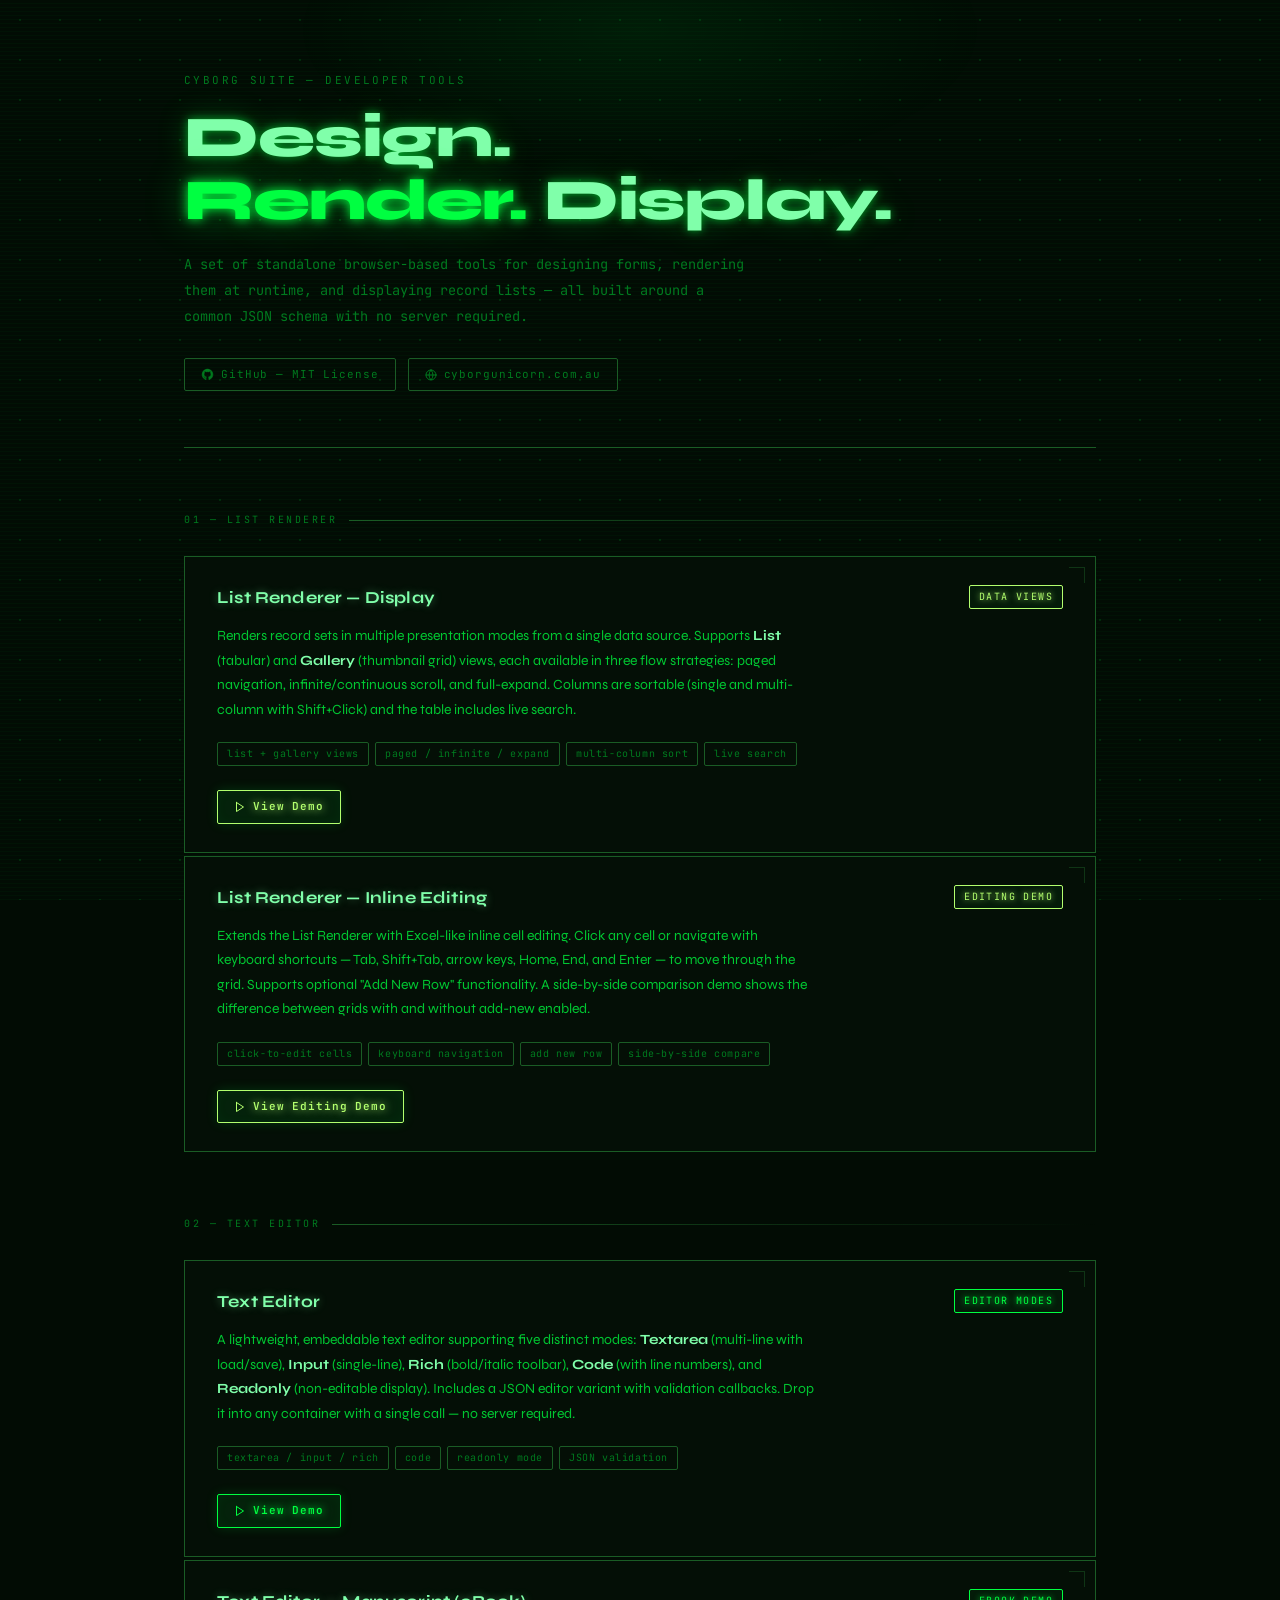
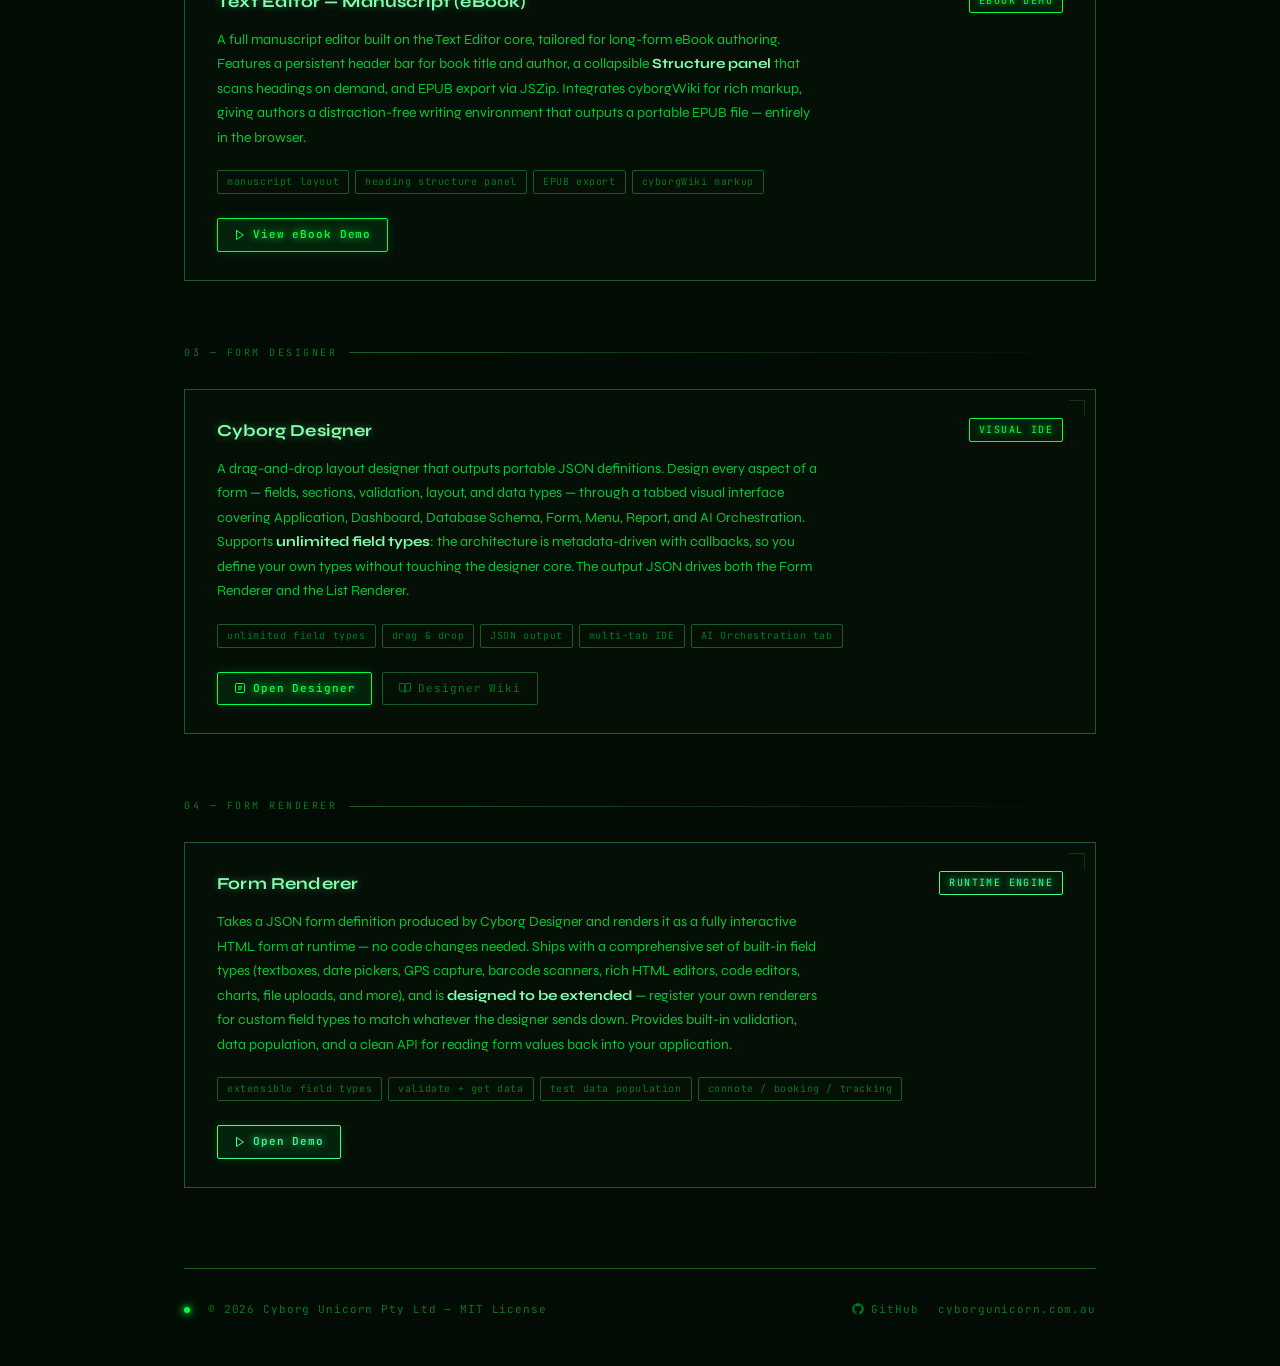
<file: demo/index.html>
<!DOCTYPE html>
<html lang="en">
<head>
  <meta charset="UTF-8">
  <meta name="viewport" content="width=device-width, initial-scale=1.0">
  <title>Cyborg Suite</title>
  <link rel="stylesheet" href="index.css">
</head>
<body>

<div class="wrapper">

  <!-- ── Header ──────────────────────────────────────────── -->
  <header>
    <div class="header-label">Cyborg Suite — Developer Tools</div>
    <h1>Design.<br><span>Render.</span> Display.</h1>
    <p class="header-tagline">
      A set of standalone browser-based tools for designing forms,
      rendering them at runtime, and displaying record lists — all
      built around a common JSON schema with no server required.
    </p>
    <div style="margin-top: 28px; display: flex; gap: 12px; flex-wrap: wrap;">
      <a class="link-btn link-btn--secondary" style="--card-accent: var(--accent-1);" href="https://github.com/PrimalNinja/cyborgdesigner" target="_blank" rel="noopener">
        <svg viewBox="0 0 24 24" fill="currentColor" style="width:13px;height:13px;"><path d="M12 2C6.477 2 2 6.477 2 12c0 4.418 2.865 8.166 6.839 9.489.5.092.682-.217.682-.482 0-.237-.009-.868-.013-1.703-2.782.604-3.369-1.342-3.369-1.342-.454-1.154-1.11-1.462-1.11-1.462-.908-.62.069-.608.069-.608 1.003.07 1.531 1.03 1.531 1.03.892 1.529 2.341 1.087 2.91.831.092-.646.35-1.086.636-1.336-2.22-.253-4.555-1.11-4.555-4.943 0-1.091.39-1.984 1.029-2.683-.103-.253-.446-1.27.098-2.647 0 0 .84-.269 2.75 1.025A9.578 9.578 0 0 1 12 6.836a9.59 9.59 0 0 1 2.504.337c1.909-1.294 2.747-1.025 2.747-1.025.546 1.377.203 2.394.1 2.647.64.699 1.028 1.592 1.028 2.683 0 3.842-2.339 4.687-4.566 4.935.359.309.678.919.678 1.852 0 1.336-.012 2.415-.012 2.743 0 .267.18.579.688.481C19.138 20.163 22 16.418 22 12c0-5.523-4.477-10-10-10z"/></svg>
        GitHub — MIT License
      </a>
      <a class="link-btn link-btn--secondary" style="--card-accent: var(--accent-1);" href="https://cyborgunicorn.com.au" target="_blank" rel="noopener">
        <svg viewBox="0 0 24 24" fill="none" stroke-width="2" stroke-linecap="round" stroke-linejoin="round"><circle cx="12" cy="12" r="10"/><path d="M2 12h20M12 2a15.3 15.3 0 0 1 4 10 15.3 15.3 0 0 1-4 10 15.3 15.3 0 0 1-4-10 15.3 15.3 0 0 1 4-10z"/></svg>
        cyborgunicorn.com.au
      </a>
    </div>
  </header>

  <!-- ── List Renderer ────────────────────────────────────── -->
  <section class="section">
    <div class="section-label">01 — List Renderer</div>

    <div class="cards">

      <div class="card card--list">
        <div class="card-header">
          <div class="card-title">List Renderer — Display</div>
          <span class="card-tag">Data Views</span>
        </div>
        <p class="card-desc">
          Renders record sets in multiple presentation modes from a
          single data source. Supports <strong>List</strong> (tabular)
          and <strong>Gallery</strong> (thumbnail grid) views, each
          available in three flow strategies: paged navigation,
          infinite/continuous scroll, and full-expand. Columns are
          sortable (single and multi-column with Shift+Click) and the
          table includes live search.
        </p>
        <div class="card-features">
          <span class="chip">list + gallery views</span>
          <span class="chip">paged / infinite / expand</span>
          <span class="chip">multi-column sort</span>
          <span class="chip">live search</span>
        </div>
        <div class="card-links">
          <a class="link-btn link-btn--primary" href="listrenderer/listRendererDemo.html">
            <svg viewBox="0 0 24 24" fill="none" stroke-width="2" stroke-linecap="round" stroke-linejoin="round"><polygon points="5 3 19 12 5 21 5 3"/></svg>
            View Demo
          </a>
        </div>
      </div>

      <div class="card card--list">
        <div class="card-header">
          <div class="card-title">List Renderer — Inline Editing</div>
          <span class="card-tag">Editing Demo</span>
        </div>
        <p class="card-desc">
          Extends the List Renderer with Excel-like inline cell editing.
          Click any cell or navigate with keyboard shortcuts — Tab,
          Shift+Tab, arrow keys, Home, End, and Enter — to move through
          the grid. Supports optional "Add New Row" functionality.
          A side-by-side comparison demo shows the difference between
          grids with and without add-new enabled.
        </p>
        <div class="card-features">
          <span class="chip">click-to-edit cells</span>
          <span class="chip">keyboard navigation</span>
          <span class="chip">add new row</span>
          <span class="chip">side-by-side compare</span>
        </div>
        <div class="card-links">
          <a class="link-btn link-btn--primary" href="listrenderer/listRendererEditingDemo.html">
            <svg viewBox="0 0 24 24" fill="none" stroke-width="2" stroke-linecap="round" stroke-linejoin="round"><polygon points="5 3 19 12 5 21 5 3"/></svg>
            View Editing Demo
          </a>
        </div>
      </div>

    </div>
  </section>

  <!-- ── Text Editor ─────────────────────────────────────── -->
  <section class="section">
    <div class="section-label">02 — Text Editor</div>

    <div class="cards">

      <div class="card card--editor">
        <div class="card-header">
          <div class="card-title">Text Editor</div>
          <span class="card-tag">Editor Modes</span>
        </div>
        <p class="card-desc">
          A lightweight, embeddable text editor supporting five distinct
          modes: <strong>Textarea</strong> (multi-line with load/save),
          <strong>Input</strong> (single-line), <strong>Rich</strong>
          (bold/italic toolbar), <strong>Code</strong> (with line numbers), and <strong>Readonly</strong>
          (non-editable display). Includes a JSON editor variant with
          validation callbacks. Drop it into any container with a single
          call — no server required.
        </p>
        <div class="card-features">
          <span class="chip">textarea / input / rich</span>
          <span class="chip">code</span>
          <span class="chip">readonly mode</span>
          <span class="chip">JSON validation</span>
        </div>
        <div class="card-links">
          <a class="link-btn link-btn--primary" href="texteditor/textEditorDemo.html">
            <svg viewBox="0 0 24 24" fill="none" stroke-width="2" stroke-linecap="round" stroke-linejoin="round"><polygon points="5 3 19 12 5 21 5 3"/></svg>
            View Demo
          </a>
        </div>
      </div>

      <div class="card card--editor">
        <div class="card-header">
          <div class="card-title">Text Editor — Manuscript (eBook)</div>
          <span class="card-tag">eBook Demo</span>
        </div>
        <p class="card-desc">
          A full manuscript editor built on the Text Editor core,
          tailored for long-form eBook authoring. Features a persistent
          header bar for book title and author, a collapsible
          <strong>Structure panel</strong> that scans headings on demand,
          and EPUB export via JSZip. Integrates cyborgWiki for rich
          markup, giving authors a distraction-free writing environment
          that outputs a portable EPUB file — entirely in the browser.
        </p>
        <div class="card-features">
          <span class="chip">manuscript layout</span>
          <span class="chip">heading structure panel</span>
          <span class="chip">EPUB export</span>
          <span class="chip">cyborgWiki markup</span>
        </div>
        <div class="card-links">
          <a class="link-btn link-btn--primary" href="ebook/textEditorDemo.html">
            <svg viewBox="0 0 24 24" fill="none" stroke-width="2" stroke-linecap="round" stroke-linejoin="round"><polygon points="5 3 19 12 5 21 5 3"/></svg>
            View eBook Demo
          </a>
        </div>
      </div>

    </div>
  </section>

  <!-- ── Form Designer ───────────────────────────────────── -->
  <section class="section">
    <div class="section-label">03 — Form Designer</div>

    <div class="cards">

      <div class="card card--designer">
        <div class="card-header">
          <div class="card-title">Cyborg Designer</div>
          <span class="card-tag">Visual IDE</span>
        </div>
        <p class="card-desc">
          A drag-and-drop layout designer that outputs portable JSON
          definitions. Design every aspect of a form — fields, sections,
          validation, layout, and data types — through a tabbed visual
          interface covering Application, Dashboard, Database Schema,
          Form, Menu, Report, and AI Orchestration. Supports
          <strong>unlimited field types</strong>: the architecture is
          metadata-driven with callbacks, so you define your own types
          without touching the designer core. The output JSON drives
          both the Form Renderer and the List Renderer.
        </p>
        <div class="card-features">
          <span class="chip">unlimited field types</span>
          <span class="chip">drag &amp; drop</span>
          <span class="chip">JSON output</span>
          <span class="chip">multi-tab IDE</span>
          <span class="chip">AI Orchestration tab</span>
        </div>
        <div class="card-links">
          <a class="link-btn link-btn--primary" href="formdesigner/index.html">
            <svg viewBox="0 0 24 24" fill="none" stroke-width="2" stroke-linecap="round" stroke-linejoin="round"><path d="M5 3h14a2 2 0 0 1 2 2v14a2 2 0 0 1-2 2H5a2 2 0 0 1-2-2V5a2 2 0 0 1 2-2z"/><path d="M9 9h6M9 12h6M9 15h4"/></svg>
            Open Designer
          </a>
          <a class="link-btn link-btn--secondary" href="formdesigner/wiki/index.php">
            <svg viewBox="0 0 24 24" fill="none" stroke-width="2" stroke-linecap="round" stroke-linejoin="round"><path d="M2 3h6a4 4 0 0 1 4 4v14a3 3 0 0 0-3-3H2z"/><path d="M22 3h-6a4 4 0 0 0-4 4v14a3 3 0 0 1 3-3h7z"/></svg>
            Designer Wiki
          </a>
        </div>
      </div>

    </div>
  </section>

  <!-- ── Form Renderer ────────────────────────────────────── -->
  <section class="section">
    <div class="section-label">04 — Form Renderer</div>

    <div class="cards">

      <div class="card card--renderer">
        <div class="card-header">
          <div class="card-title">Form Renderer</div>
          <span class="card-tag">Runtime Engine</span>
        </div>
        <p class="card-desc">
          Takes a JSON form definition produced by Cyborg Designer and
          renders it as a fully interactive HTML form at runtime — no
          code changes needed. Ships with a comprehensive set of built-in
          field types (textboxes, date pickers, GPS capture, barcode
          scanners, rich HTML editors, code editors, charts, file uploads,
          and more), and is <strong>designed to be extended</strong> —
          register your own renderers for custom field types to match
          whatever the designer sends down. Provides built-in validation,
          data population, and a clean API for reading form values back
          into your application.
        </p>
        <div class="card-features">
          <span class="chip">extensible field types</span>
          <span class="chip">validate + get data</span>
          <span class="chip">test data population</span>
          <span class="chip">connote / booking / tracking</span>
        </div>
        <div class="card-links">
          <a class="link-btn link-btn--primary" href="formrenderer/formRendererDemo.html">
            <svg viewBox="0 0 24 24" fill="none" stroke-width="2" stroke-linecap="round" stroke-linejoin="round"><polygon points="5 3 19 12 5 21 5 3"/></svg>
            Open Demo
          </a>
        </div>
      </div>

    </div>
  </section>

  <!-- ── Footer ───────────────────────────────────────────── -->
  <footer>
    <span class="footer-text">
      <span class="footer-dot"></span>
      &copy; 2026 Cyborg Unicorn Pty Ltd &mdash; MIT License
    </span>
    <span class="footer-links">
      <a class="footer-link" href="https://github.com/PrimalNinja/cyborgdesigner" target="_blank" rel="noopener">
        <svg width="14" height="14" viewBox="0 0 24 24" fill="currentColor"><path d="M12 2C6.477 2 2 6.477 2 12c0 4.418 2.865 8.166 6.839 9.489.5.092.682-.217.682-.482 0-.237-.009-.868-.013-1.703-2.782.604-3.369-1.342-3.369-1.342-.454-1.154-1.11-1.462-1.11-1.462-.908-.62.069-.608.069-.608 1.003.07 1.531 1.03 1.531 1.03.892 1.529 2.341 1.087 2.91.831.092-.646.35-1.086.636-1.336-2.22-.253-4.555-1.11-4.555-4.943 0-1.091.39-1.984 1.029-2.683-.103-.253-.446-1.27.098-2.647 0 0 .84-.269 2.75 1.025A9.578 9.578 0 0 1 12 6.836a9.59 9.59 0 0 1 2.504.337c1.909-1.294 2.747-1.025 2.747-1.025.546 1.377.203 2.394.1 2.647.64.699 1.028 1.592 1.028 2.683 0 3.842-2.339 4.687-4.566 4.935.359.309.678.919.678 1.852 0 1.336-.012 2.415-.012 2.743 0 .267.18.579.688.481C19.138 20.163 22 16.418 22 12c0-5.523-4.477-10-10-10z"/></svg>
        GitHub
      </a>
      <a class="footer-link" href="https://cyborgunicorn.com.au" target="_blank" rel="noopener">
        cyborgunicorn.com.au
      </a>
    </span>
  </footer>

</div><!-- /wrapper -->

</body>
</html>
</file>
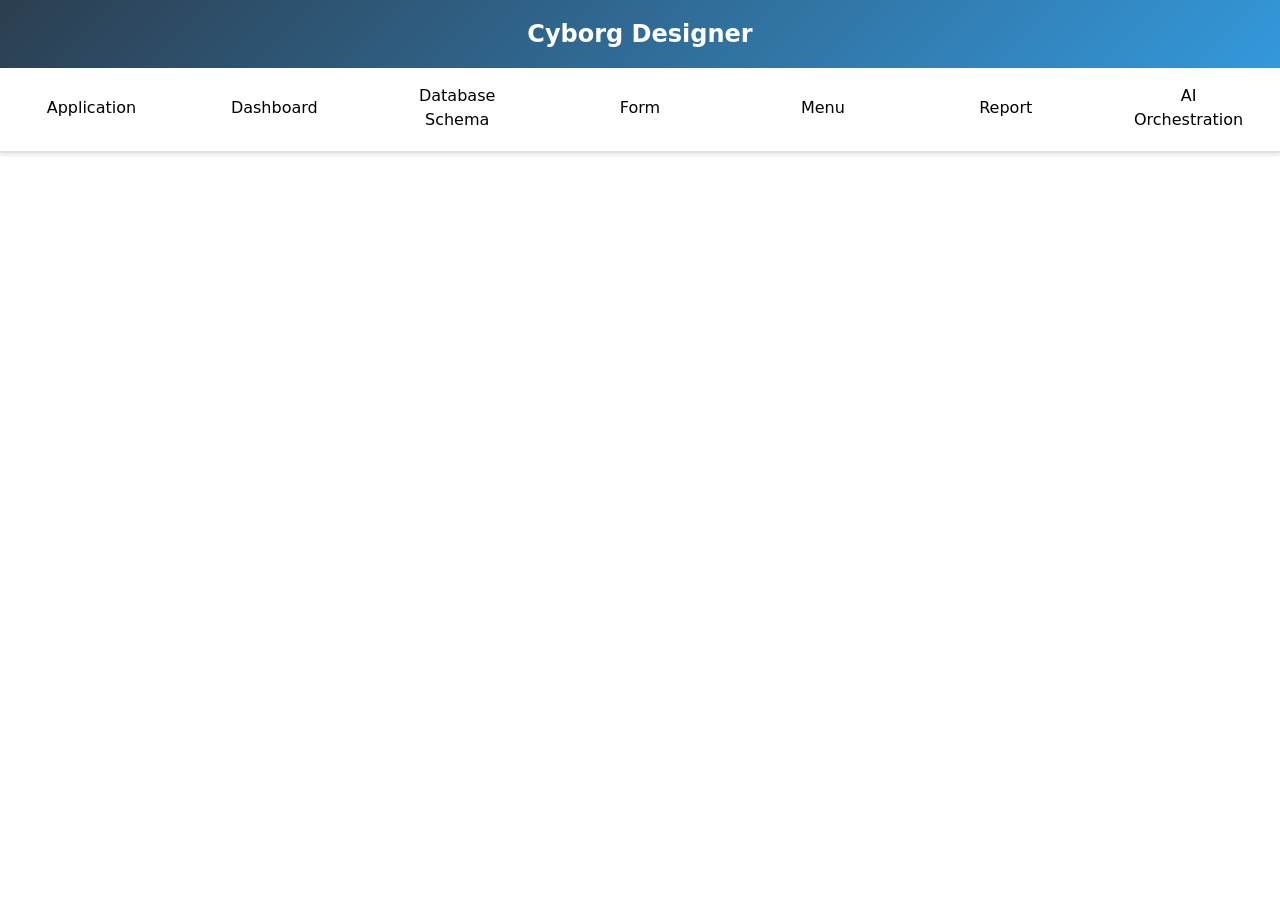
<file: demo/formdesigner/index.html>
<!DOCTYPE html>
<html lang="en">
<head>
    <meta charset="UTF-8">
    <meta name="viewport" content="width=device-width, initial-scale=1.0">
    <title>Cyborg Designer</title>
    <link rel="stylesheet" href="css/cyborgDesigner.css">
	<link href="3p/bootstrap.min.css" rel="stylesheet">
	<script src="3p/jquery-3.7.1.min.js"></script>
</head>
<body>
    <div class="gscd-title">Cyborg Designer</div>
    
	<div id="gecd-maintabbar" class="gscd-maintabbar">
		<button class="gecd-application gecd-maintabbutton gscd-maintabbutton">Application</button>
		<button class="gecd-dashboard gecd-maintabbutton gscd-maintabbutton">Dashboard</button>
		<button class="gecd-database gecd-maintabbutton gscd-maintabbutton">Database Schema</button>
		<button class="gecd-form gecd-maintabbutton gscd-maintabbutton">Form</button>
		<button class="gecd-menu gecd-maintabbutton gscd-maintabbutton">Menu</button>
		<button class="gecd-report gecd-maintabbutton gscd-maintabbutton">Report</button>
		<button class="gecd-aiorchestration gecd-maintabbutton gscd-maintabbutton">AI Orchestration</button>
	</div>

	<div id="gecd" class="gscd"></div>
    
	<script src="js/utils.js"></script>
    <script src="js/cyborgDesigner.js"></script>
	<script src="js/startup.js"></script>
</body>
</html>
</file>
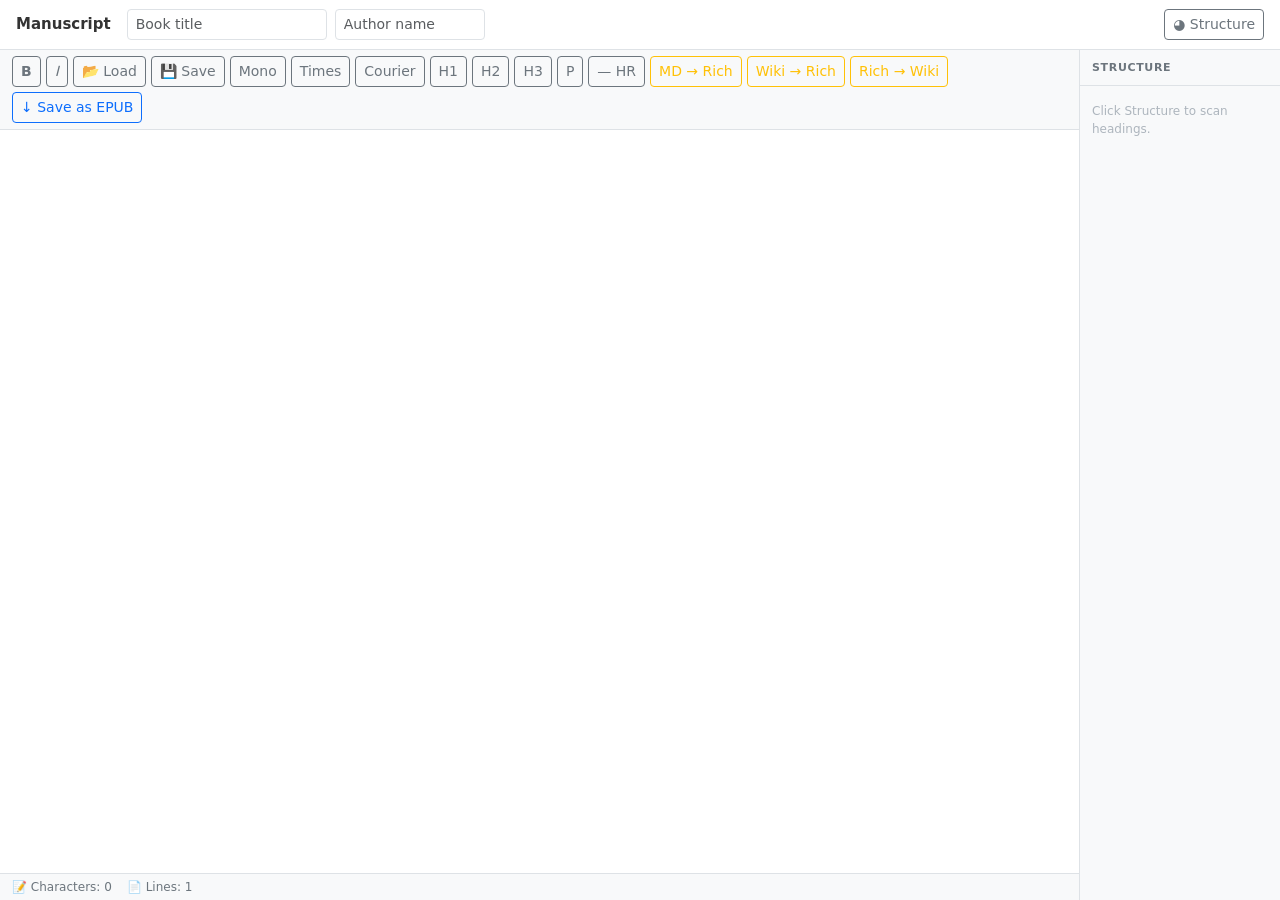
<file: demo/ebook/textEditorDemo.html>
<!DOCTYPE html>
<html>
<head>
    <meta charset="UTF-8">
    <title>Manuscript Editor</title>
    <link href="3p/bootstrap.min.css" rel="stylesheet">
    <link href="textEditor.css" rel="stylesheet">
    <link href="cyborgWiki.css" rel="stylesheet">
    <link href="textEditorDemo.css" rel="stylesheet">
</head>
<body>

<div id="app-header">
    <span id="app-title">Manuscript</span>
    <input id="input-title"  type="text" class="form-control form-control-sm" placeholder="Book title" />
    <input id="input-author" type="text" class="form-control form-control-sm" placeholder="Author name" />
    <div class="hdr-spacer"></div>
    <button class="btn btn-sm btn-outline-secondary" id="btn-structure">&#9685; Structure</button>
</div>

<div id="app-body">
    <div id="ms-editor"></div>

    <div id="struct-panel">
        <div id="struct-header">Structure <span id="struct-badge"></span></div>
        <div id="struct-list"><div style="padding:12px; font-size:12px; color:#adb5bd;">Click Structure to scan headings.</div></div>
    </div>
</div>

<div id="toast"></div>

<script src="3p/jquery-3.7.1.min.js"></script>
<script src="3p/jszip.min.js"></script>
<script src="textEditor.js"></script>
<script src="cyborgWiki.js"></script>
<script src="textEditorDemo.js"></script>
</body>
</file>
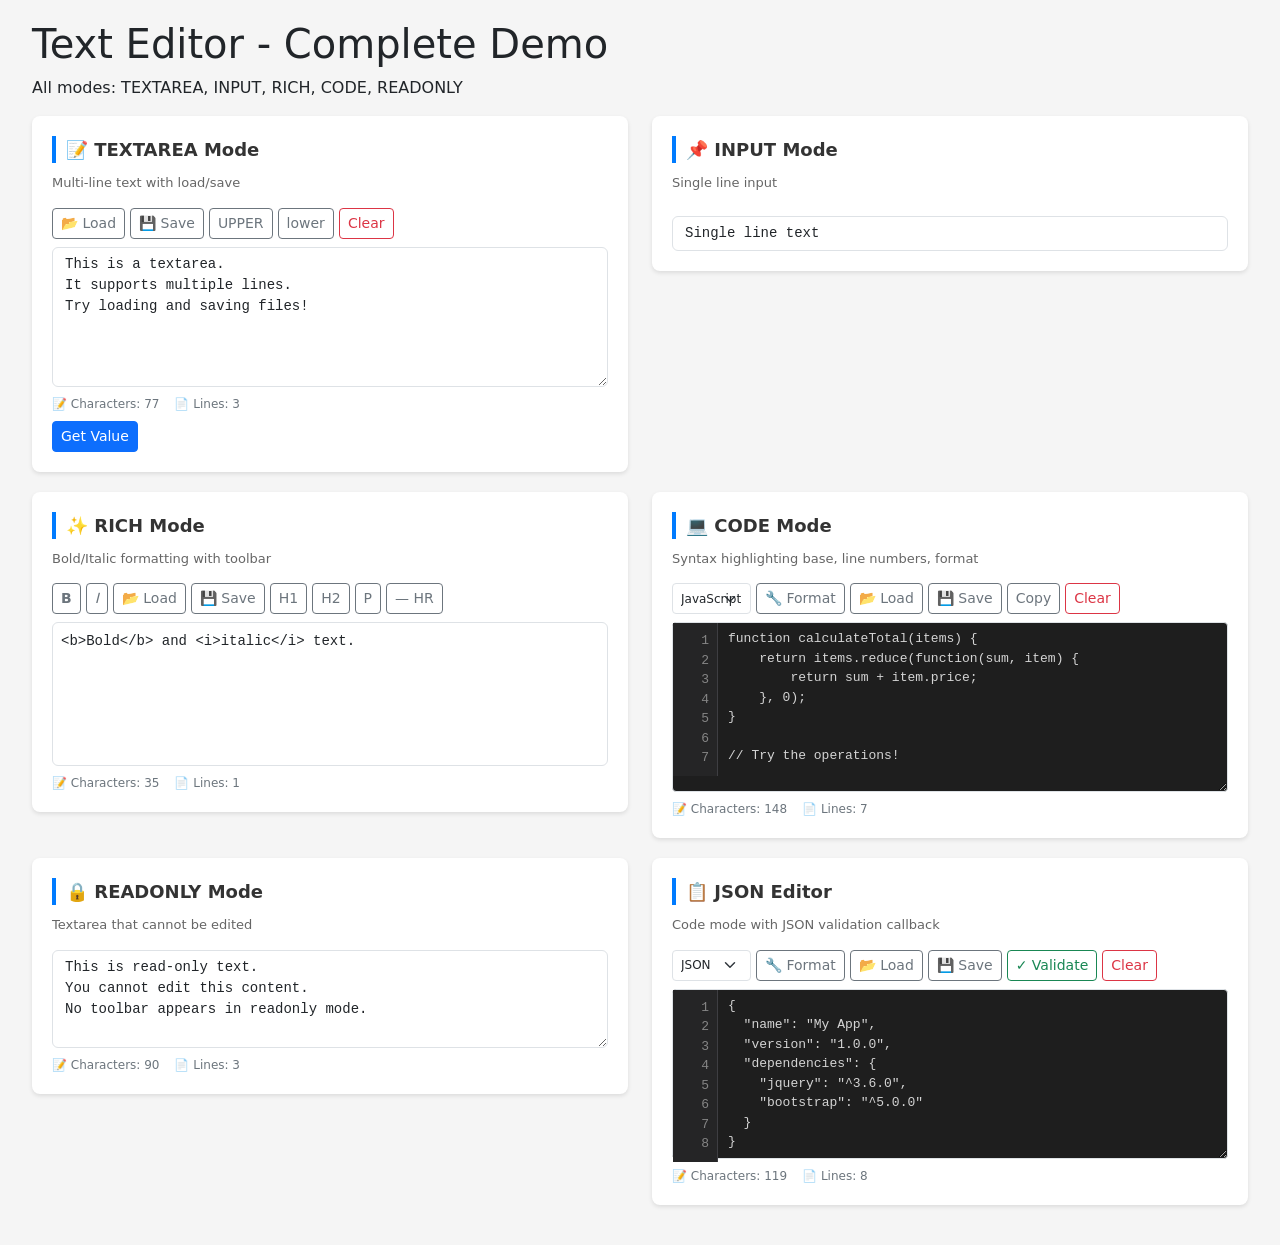
<file: demo/texteditor/textEditorDemo.html>
<!DOCTYPE html>
<html>
<head>
    <meta charset="UTF-8">
    <title>Text Editor - Complete Demo</title>
    <link href="3p/bootstrap.min.css" rel="stylesheet">
    <link href="textEditorDemo.css" rel="stylesheet">
    <link href="textEditor.css" rel="stylesheet">
</head>
<body>
    <div class="container-fluid">
        <h1>Text Editor - Complete Demo</h1>
        <p>All modes: TEXTAREA, INPUT, RICH, CODE, READONLY</p>

        <div class="row">
            <!-- TEXTAREA Mode -->
            <div class="col-md-6">
                <div class="gs-demo-container">
                    <div class="gs-demo-title">📝 TEXTAREA Mode</div>
                    <div class="gs-demo-subtitle">Multi-line text with load/save</div>
                    <div id="demo-textarea"></div>
                    <button class="btn btn-sm btn-primary mt-2" onclick="alert(demoTextarea.getValue())">Get Value</button>
                </div>
            </div>

            <!-- INPUT Mode -->
            <div class="col-md-6">
                <div class="gs-demo-container">
                    <div class="gs-demo-title">📌 INPUT Mode</div>
                    <div class="gs-demo-subtitle">Single line input</div>
                    <div id="demo-input"></div>
                </div>
            </div>
        </div>

        <div class="row">
            <!-- RICH Mode -->
            <div class="col-md-6">
                <div class="gs-demo-container">
                    <div class="gs-demo-title">✨ RICH Mode</div>
                    <div class="gs-demo-subtitle">Bold/Italic formatting with toolbar</div>
                    <div id="demo-rich"></div>
                </div>
            </div>

            <!-- CODE Mode -->
            <div class="col-md-6">
                <div class="gs-demo-container">
                    <div class="gs-demo-title">💻 CODE Mode</div>
                    <div class="gs-demo-subtitle">Syntax highlighting base, line numbers, format</div>
                    <div id="demo-code"></div>
                </div>
            </div>
        </div>

        <div class="row">
            <!-- READONLY Mode -->
            <div class="col-md-6">
                <div class="gs-demo-container">
                    <div class="gs-demo-title">🔒 READONLY Mode</div>
                    <div class="gs-demo-subtitle">Textarea that cannot be edited</div>
                    <div id="demo-readonly"></div>
                </div>
            </div>

            <!-- JSON Editor -->
            <div class="col-md-6">
                <div class="gs-demo-container">
                    <div class="gs-demo-title">📋 JSON Editor</div>
                    <div class="gs-demo-subtitle">Code mode with JSON validation callback</div>
                    <div id="demo-json"></div>
                </div>
            </div>
        </div>
    </div>

    <script src="3p/jquery-3.7.1.min.js"></script>
    <script src="textEditor.js"></script>
    <script src="textEditorDemo.js"></script>
</body>
</html>
</file>
<file: demo/index.css>
/* ============================================================
   Cyborg Suite — Landing Page
   index.css  |  phosphor green-screen theme
   ============================================================ */

@import url('https://fonts.googleapis.com/css2?family=JetBrains+Mono:wght@400;600;700&family=Syne:wght@400;700;800&display=swap');

/* ── Reset & Base ─────────────────────────────────────────── */
*, *::before, *::after {
  box-sizing: border-box;
  margin: 0;
  padding: 0;
}

:root {
  --bg:           #020c04;
  --surface:      #040f06;
  --surface-2:    #071509;
  --border:       #0d3012;
  --border-hi:    #1a5c25;

  /* phosphor green palette */
  --green:        #00ff41;
  --green-bright: #80ffaa;
  --green-mid:    #00c832;
  --green-dim:    #007a1f;
  --green-ghost:  #003d0f;

  /* per-card accents */
  --accent-1:     #00ff41;
  --accent-2:     #39ff8f;
  --accent-3:     #b3ff6e;
  --accent-wiki:  #00e5c8;

  --font-display: 'Syne', sans-serif;
  --font-mono:    'JetBrains Mono', monospace;
}

html { scroll-behavior: smooth; }

body {
  background: var(--bg);
  color: var(--green-mid);
  font-family: var(--font-display);
  font-size: 16px;
  line-height: 1.6;
  min-height: 100vh;
  overflow-x: hidden;
}

/* ── Scanline + dot grid overlay ──────────────────────────── */
body::before {
  content: '';
  position: fixed;
  inset: 0;
  background-image:
    repeating-linear-gradient(
      to bottom,
      transparent 0px,
      transparent 3px,
      rgba(0, 255, 65, 0.03) 3px,
      rgba(0, 255, 65, 0.03) 4px
    ),
    radial-gradient(circle, rgba(0,255,65,0.12) 1px, transparent 1px);
  background-size: 100% 4px, 40px 40px;
  pointer-events: none;
  z-index: 0;
}

/* ── Ambient glow from top ────────────────────────────────── */
body::after {
  content: '';
  position: fixed;
  top: -120px;
  left: 50%;
  transform: translateX(-50%);
  width: 700px;
  height: 300px;
  background: radial-gradient(ellipse, rgba(0,255,65,0.07) 0%, transparent 70%);
  pointer-events: none;
  z-index: 0;
}

/* ── Layout wrapper ───────────────────────────────────────── */
.wrapper {
  position: relative;
  z-index: 1;
  max-width: 960px;
  margin: 0 auto;
  padding: 0 24px;
}

/* ── Header ───────────────────────────────────────────────── */
header {
  padding: 72px 0 56px;
  border-bottom: 1px solid var(--border-hi);
}

.header-label {
  font-family: var(--font-mono);
  font-size: 11px;
  letter-spacing: 0.22em;
  text-transform: uppercase;
  color: var(--green-dim);
  margin-bottom: 16px;
}

header h1 {
  font-size: clamp(2.4rem, 5vw, 3.6rem);
  font-weight: 800;
  line-height: 1.1;
  letter-spacing: -0.02em;
  color: var(--green-bright);
  text-shadow: 0 0 10px rgba(0,255,65,0.6), 0 0 30px rgba(0,255,65,0.25);
}

header h1 span {
  color: var(--green);
  text-shadow: 0 0 12px var(--green), 0 0 40px rgba(0,255,65,0.4);
}

.header-tagline {
  margin-top: 20px;
  max-width: 560px;
  font-family: var(--font-mono);
  font-size: 0.85rem;
  line-height: 1.9;
  color: var(--green-dim);
}

/* ── Section labels ───────────────────────────────────────── */
.section {
  padding: 64px 0 0;
}

.section-label {
  display: flex;
  align-items: center;
  gap: 12px;
  font-family: var(--font-mono);
  font-size: 10px;
  letter-spacing: 0.25em;
  text-transform: uppercase;
  color: var(--green-dim);
  margin-bottom: 28px;
}

.section-label::after {
  content: '';
  flex: 1;
  height: 1px;
  background: linear-gradient(to right, var(--border-hi), transparent);
}

/* ── Cards ────────────────────────────────────────────────── */
.cards {
  display: grid;
  gap: 3px;
}

.card {
  background: var(--surface);
  border: 1px solid var(--border-hi);
  padding: 28px 32px;
  transition: border-color 0.25s, background 0.25s, box-shadow 0.25s;
  position: relative;
  overflow: hidden;
}

.card::before {
  content: '';
  position: absolute;
  top: 0; left: 0;
  width: 3px;
  height: 100%;
  background: var(--card-accent, var(--accent-1));
  box-shadow: 0 0 12px var(--card-accent, var(--accent-1));
  opacity: 0;
  transition: opacity 0.25s;
}

.card::after {
  content: '';
  position: absolute;
  top: 10px; right: 10px;
  width: 16px; height: 16px;
  border-top: 1px solid var(--border-hi);
  border-right: 1px solid var(--border-hi);
  opacity: 0.5;
  transition: opacity 0.25s, border-color 0.25s;
}

.card:hover {
  background: var(--surface-2);
  border-color: var(--card-accent, var(--accent-1));
  box-shadow: 0 0 24px rgba(0,255,65,0.07), inset 0 0 30px rgba(0,255,65,0.02);
}

.card:hover::before { opacity: 1; }

.card:hover::after {
  border-color: var(--card-accent, var(--accent-1));
  opacity: 1;
}

.card--designer { --card-accent: var(--accent-1); }
.card--renderer { --card-accent: var(--accent-2); }
.card--list     { --card-accent: var(--accent-3); }
.card--wiki     { --card-accent: var(--accent-wiki); }

.card-header {
  display: flex;
  align-items: flex-start;
  justify-content: space-between;
  gap: 16px;
  margin-bottom: 12px;
}

.card-title {
  font-size: 1.05rem;
  font-weight: 700;
  color: var(--green-bright);
  letter-spacing: 0.01em;
  text-shadow: 0 0 8px rgba(128,255,170,0.4);
}

.card-tag {
  font-family: var(--font-mono);
  font-size: 10px;
  letter-spacing: 0.14em;
  text-transform: uppercase;
  padding: 3px 9px;
  border-radius: 2px;
  background: rgba(0,255,65,0.05);
  border: 1px solid var(--card-accent, var(--accent-1));
  color: var(--card-accent, var(--accent-1));
  text-shadow: 0 0 6px currentColor;
  white-space: nowrap;
  flex-shrink: 0;
}

.card-desc {
  font-size: 0.875rem;
  color: var(--green-mid);
  line-height: 1.75;
  margin-bottom: 20px;
  max-width: 600px;
}

.card-desc strong {
  color: var(--green-bright);
}

/* ── Feature chips ────────────────────────────────────────── */
.card-features {
  display: flex;
  flex-wrap: wrap;
  gap: 6px;
  margin-bottom: 24px;
}

.chip {
  font-family: var(--font-mono);
  font-size: 10px;
  padding: 3px 9px;
  border-radius: 2px;
  background: transparent;
  border: 1px solid var(--border-hi);
  color: var(--green-dim);
  letter-spacing: 0.06em;
  transition: border-color 0.2s, color 0.2s;
}

.card:hover .chip {
  border-color: rgba(0,255,65,0.3);
  color: var(--green-mid);
}

/* ── Link buttons ─────────────────────────────────────────── */
.card-links {
  display: flex;
  flex-wrap: wrap;
  gap: 10px;
  align-items: center;
}

.link-btn {
  display: inline-flex;
  align-items: center;
  gap: 7px;
  font-family: var(--font-mono);
  font-size: 11px;
  letter-spacing: 0.08em;
  text-decoration: none;
  padding: 7px 16px;
  border-radius: 2px;
  border: 1px solid;
  transition: background 0.15s, color 0.15s, border-color 0.15s,
              box-shadow 0.15s, text-shadow 0.15s;
}

.link-btn svg {
  width: 12px; height: 12px;
  flex-shrink: 0;
  stroke: currentColor;
}

.link-btn--primary {
  background: rgba(0,255,65,0.08);
  border-color: var(--card-accent, var(--accent-1));
  color: var(--card-accent, var(--accent-1));
  font-weight: 600;
  text-shadow: 0 0 8px currentColor;
  box-shadow: 0 0 12px rgba(0,255,65,0.15), inset 0 0 12px rgba(0,255,65,0.04);
}

.link-btn--primary:hover {
  background: rgba(0,255,65,0.16);
  box-shadow: 0 0 22px rgba(0,255,65,0.3), inset 0 0 20px rgba(0,255,65,0.06);
  text-shadow: 0 0 14px currentColor;
}

.link-btn--secondary {
  background: transparent;
  border-color: var(--border-hi);
  color: var(--green-dim);
}

.link-btn--secondary:hover {
  border-color: var(--card-accent, var(--accent-1));
  color: var(--card-accent, var(--accent-1));
  text-shadow: 0 0 8px currentColor;
  box-shadow: 0 0 10px rgba(0,255,65,0.1);
}

.link-btn--sub {
  background: transparent;
  border-color: var(--border-hi);
  border-style: dashed;
  color: var(--green-dim);
}

.link-btn--sub:hover {
  border-color: var(--card-accent, var(--accent-1));
  color: var(--card-accent, var(--accent-1));
  text-shadow: 0 0 8px currentColor;
}

/* ── Footer ───────────────────────────────────────────────── */
footer {
  margin-top: 80px;
  padding: 32px 0 48px;
  border-top: 1px solid var(--border-hi);
  display: flex;
  align-items: center;
  justify-content: space-between;
  gap: 16px;
  flex-wrap: wrap;
}

.footer-text {
  font-family: var(--font-mono);
  font-size: 11px;
  color: var(--green-dim);
  letter-spacing: 0.08em;
}

.footer-dot {
  display: inline-block;
  width: 6px; height: 6px;
  border-radius: 50%;
  background: var(--green);
  box-shadow: 0 0 6px var(--green), 0 0 12px var(--green);
  margin-right: 10px;
  animation: pulse 2.4s ease-in-out infinite;
}

@keyframes pulse {
  0%, 100% { opacity: 1;    box-shadow: 0 0 6px var(--green), 0 0 14px var(--green); }
  50%       { opacity: 0.25; box-shadow: 0 0 2px var(--green); }
}

.footer-links {
  display: flex;
  align-items: center;
  gap: 20px;
}

.footer-link {
  display: inline-flex;
  align-items: center;
  gap: 6px;
  font-family: var(--font-mono);
  font-size: 11px;
  color: var(--green-dim);
  text-decoration: none;
  letter-spacing: 0.08em;
  transition: color 0.15s, text-shadow 0.15s;
}

.footer-link:hover {
  color: var(--green);
  text-shadow: 0 0 8px var(--green);
}

/* ── Animations ───────────────────────────────────────────── */
@keyframes fadeUp {
  from { opacity: 0; transform: translateY(18px); }
  to   { opacity: 1; transform: translateY(0); }
}

header                  { animation: fadeUp 0.5s ease both; }
.section:nth-of-type(1) { animation: fadeUp 0.5s 0.08s ease both; }
.section:nth-of-type(2) { animation: fadeUp 0.5s 0.16s ease both; }
.section:nth-of-type(3) { animation: fadeUp 0.5s 0.24s ease both; }

/* ── Responsive ───────────────────────────────────────────── */
@media (max-width: 600px) {
  .card { padding: 22px 20px; }
  header { padding: 48px 0 40px; }
  .card-header { flex-direction: column; gap: 8px; }
}
</file>
<file: demo/formdesigner/css/cyborgDesigner.css>
/* CyborgDesigner CSS v2025925 */
/* (c) 2025 Cyborg Unicorn Pty Ltd. */

:root {
  --primary-color: #2c3e50;
  --secondary-color: #3498db;
  --accent-color: #e74c3c;
  --success-color: #27ae60;
  --warning-color: #f39c12;
  --light-bg: #f8f9fa;
  --border-color: #dee2e6;
  --text-muted: #6c757d;
  --shadow: 0 2px 4px rgba(0,0,0,0.1);
  --shadow-hover: 0 4px 8px rgba(0,0,0,0.15);
}

* {
  box-sizing: border-box;
}

body {
  font-family: -apple-system, BlinkMacSystemFont, "Segoe UI", Roboto, sans-serif;
  margin: 0;
  padding: 0;
  background-color: #f5f5f5;
}

/* Title */
.gscd-title {
  background: linear-gradient(135deg, var(--primary-color), var(--secondary-color));
  color: white;
  padding: 1rem 2rem;
  font-size: 1.5rem;
  font-weight: bold;
  text-align: center;
  box-shadow: var(--shadow);
}

/* Main Tab Bar */
.gscd-maintabbar {
  display: flex;
  background: white;
  border-bottom: 2px solid var(--border-color);
  box-shadow: var(--shadow);
}

.gscd-maintabbutton {
  flex: 1;
  padding: 1rem 2rem;
  border: none;
  background: white;
  font-size: 1rem;
  font-weight: 500;
  cursor: pointer;
  transition: all 0.3s ease;
  border-bottom: 3px solid transparent;
}

.gscd-maintabbutton:hover {
  background-color: var(--light-bg);
  color: var(--secondary-color);
}

.gscd-maintabbutton.active {
  background-color: var(--secondary-color);
  color: white;
  border-bottom-color: var(--accent-color);
}

/* Main Container */
.gscd-container {
  display: flex;
  height: 100%;
  background: white;
}

/* Datatypes Sidebar */
.gscd-datatypes {
  width: 280px;
  background: var(--light-bg);
  border-right: 1px solid var(--border-color);
  overflow-y: auto;
  padding: 1rem;
}

/* Section Headings */
.gscd-section-heading {
  font-weight: bold;
  font-size: 0.9rem;
  color: var(--primary-color);
  text-transform: uppercase;
  letter-spacing: 0.5px;
  margin: 1.5rem 0 0.5rem 0;
  padding: 0.5rem;
  background: white;
  border-radius: 4px;
  box-shadow: var(--shadow);
}

.gscd-section-heading:first-child {
  margin-top: 0;
}

/* Collapsible Sections */
.gbcd-collapsible {
  margin-bottom: 1rem;
}

/* Category Separators */
.gscd-category {
  font-size: 0.8rem;
  color: var(--text-muted);
  font-weight: 500;
  padding: 0.5rem 0.75rem;
  margin: 0.5rem 0;
  border-top: 1px solid var(--border-color);
  background: rgba(255,255,255,0.5);
}

/* Draggable Items */
.gscd-datatype,
.gscd-containertype {
  background: white;
  border: 1px solid var(--border-color);
  border-radius: 4px;
  padding: 0.75rem;
  margin: 0.25rem 0;
  cursor: grab;
  transition: all 0.2s ease;
  font-size: 0.9rem;
}

.gscd-datatype:hover,
.gscd-containertype:hover {
  background: var(--secondary-color);
  color: white;
  transform: translateX(2px);
  box-shadow: var(--shadow-hover);
}

.gscd-datatype:active,
.gscd-containertype:active {
  cursor: grabbing;
  transform: scale(0.98);
}

/* Tabs Section */
.gscd-tabs {
  flex: 1;
  display: flex;
  flex-direction: column;
  background: white;
}

/* Tab Bar */
.gscd-tabbar {
  display: flex;
  background: var(--light-bg);
  border-bottom: 1px solid var(--border-color);
  padding: 0.5rem;
}

.gscd-tabbutton {
  padding: 0.5rem 1rem;
  border: 1px solid var(--border-color);
  background: white;
  cursor: pointer;
  border-radius: 4px 4px 0 0;
  margin-right: 2px;
  font-size: 0.9rem;
  transition: all 0.2s ease;
}

.gscd-tabbutton:hover {
  background: var(--secondary-color);
  color: white;
}

.gscd-tabbutton.active {
  background: var(--secondary-color);
  color: white;
  border-bottom-color: var(--secondary-color);
}

/* Tab Content Areas */
.gscd-layouteditor,
.gscd-propertyeditor,
.gecd-layoutpreview,
.gecd-layoutdata {
  flex: 1;
  padding: 1rem;
  overflow-y: auto;
  display: none;
}

.gscd-layouteditor.active,
.gscd-propertyeditor.active,
.gecd-layoutpreview.active,
.gecd-layoutdata.active {
  display: block;
}

/* Layout Editor */
.gscd-layouteditor {
  background: #fafafa;
  position: relative;
}

/* Layout Sections */
.gscd-layouteditor-section {
  background: white;
  border: 2px solid var(--border-color);
  border-radius: 8px;
  margin: 1rem 0;
  box-shadow: var(--shadow);
  transition: all 0.2s ease;
}

.gscd-layouteditor-section:hover {
  border-color: var(--secondary-color);
  box-shadow: var(--shadow-hover);
}

.gscd-layouteditor-section[draggable="true"]:hover {
  cursor: grab;
}

.gscd-layouteditor-section[draggable="true"]:active {
  cursor: grabbing;
}

/* Section Headers */
.gscd-section-header {
  background: var(--primary-color);
  color: white;
  padding: 0.75rem 1rem;
  border-radius: 6px 6px 0 0;
  display: flex;
  justify-content: space-between;
  align-items: center;
  font-weight: 500;
  cursor: pointer;
  transition: background-color 0.2s ease;
  position: relative;
}

.gscd-section-header:hover {
  background: var(--secondary-color);
}

/* Section Content */
.gscd-section-content {
  padding: 1rem;
  min-height: 100px;
}

/* Container Styles */
.gscd-horizontal-container,
.gscd-vertical-container {
  border: 1px dashed var(--secondary-color);
  border-radius: 6px;
  margin: 0.5rem 0;
  background: rgba(52, 152, 219, 0.05);
  transition: all 0.2s ease;
}

.gscd-horizontal-container:hover,
.gscd-vertical-container:hover {
  background: rgba(52, 152, 219, 0.1);
  border-style: solid;
}

.gscd-horizontal-container[draggable="true"]:hover,
.gscd-vertical-container[draggable="true"]:hover {
  cursor: grab;
}

.gscd-horizontal-container[draggable="true"]:active,
.gscd-vertical-container[draggable="true"]:active {
  cursor: grabbing;
}

/* Container Headers */
.gscd-container-header {
  background: var(--secondary-color);
  color: white;
  padding: 0.5rem 0.75rem;
  border-radius: 4px 4px 0 0;
  display: flex;
  justify-content: space-between;
  align-items: center;
  font-size: 0.9rem;
  font-weight: 500;
  cursor: pointer;
  position: relative;
}

.gscd-container-header:hover {
  background: var(--primary-color);
}

/* Container Content */
.gscd-horizontal-content {
  display: flex;
  padding: 0.75rem;
  gap: 0.75rem;
  min-height: 80px;
}

.gscd-vertical-content {
  padding: 0.75rem;
  min-height: 60px;
}

/* Fields */
.gscd-layouteditor-field {
  background: white;
  border: 1px solid var(--border-color);
  border-radius: 4px;
  padding: 0.5rem 0.75rem;
  margin: 0.25rem 0;
  display: flex;
  justify-content: space-between;
  align-items: center;
  cursor: grab;
  transition: all 0.2s ease;
  font-size: 0.9rem;
}

.gscd-layouteditor-field:hover {
  background: var(--success-color);
  color: white;
  border-color: var(--success-color);
  transform: translateX(2px);
}

.gscd-layouteditor-field:active {
  cursor: grabbing;
}

/* Remove Buttons */
.gscd-remove-btn {
  background: var(--accent-color);
  color: white;
  border: none;
  border-radius: 50%;
  width: 20px;
  height: 20px;
  font-size: 0.8rem;
  cursor: pointer;
  display: flex;
  align-items: center;
  justify-content: center;
  transition: all 0.2s ease;
  font-weight: bold;
  opacity: 0;
  flex-shrink: 0;
}

.gscd-remove-btn:hover {
  background: #c0392b;
  transform: scale(1.1);
}

/* Show remove buttons on hover */
.gscd-section-header:hover .gscd-remove-btn,
.gscd-container-header:hover .gscd-remove-btn,
.gscd-layouteditor-field:hover .gscd-remove-btn {
  opacity: 1;
}

.gscd-copy-btn {
  background: var(--secondary-color);
  color: white;
  border: none;
  border-radius: 50%;
  width: 20px;
  height: 20px;
  font-size: 0.8rem;
  cursor: pointer;
  display: flex;
  align-items: center;
  justify-content: center;
  transition: all 0.2s ease;
  font-weight: bold;
  opacity: 0;
  flex-shrink: 0;
  margin-right: 4px;
}

.gscd-copy-btn:hover {
  background: var(--primary-color);
  transform: scale(1.1);
}

.gscd-layouteditor-field:hover .gscd-copy-btn {
  opacity: 1;
}

.gecd-field-actions {
  display: flex;
  align-items: center;
  gap: 4px;
  flex-shrink: 0;
}

/* Drop Zones */
.gecd-layouteditor-dropzone,
.gecd-section-dropzone,
.gecd-horizontal-dropzone,
.gecd-vertical-dropzone {
  border: 2px dashed var(--text-muted);
  border-radius: 4px;
  padding: 1rem;
  text-align: center;
  color: var(--text-muted);
  background: rgba(108, 117, 125, 0.05);
  margin: 0.5rem 0;
  font-size: 0.9rem;
  transition: all 0.3s ease;
}

.gecd-layouteditor-dropzone {
  margin: 1rem 0;
  padding: 2rem;
  font-size: 1rem;
}

.gecd-layouteditor-dropzone:hover,
.gecd-section-dropzone:hover,
.gecd-horizontal-dropzone:hover,
.gecd-vertical-dropzone:hover {
  border-color: var(--secondary-color);
  background: rgba(52, 152, 219, 0.1);
  color: var(--secondary-color);
}

/* Property Editor */
.gscd-propertyeditor {
  background: var(--light-bg);
}

.gscd-readonly {
  background-color: #e9ecef !important;
  opacity: 0.6;
}

/* Form Styling */
.form-label {
  font-weight: 500;
  color: var(--primary-color);
  margin-bottom: 0.25rem;
}

.form-control {
  border-radius: 4px;
  border: 1px solid var(--border-color);
  transition: border-color 0.2s ease;
}

.form-control:focus {
  border-color: var(--secondary-color);
  box-shadow: 0 0 0 0.2rem rgba(52, 152, 219, 0.25);
}

.form-check-input:checked {
  background-color: var(--secondary-color);
  border-color: var(--secondary-color);
}

.btn-primary {
  background-color: var(--secondary-color);
  border-color: var(--secondary-color);
}

.btn-primary:hover {
  background-color: var(--primary-color);
  border-color: var(--primary-color);
}

.btn-secondary {
  background-color: var(--text-muted);
  border-color: var(--text-muted);
}

/* Alerts */
.alert-success {
  background-color: rgba(39, 174, 96, 0.1);
  border-color: var(--success-color);
  color: #155724;
  border-radius: 4px;
  padding: 0.75rem;
  margin-bottom: 1rem;
}

.alert-danger {
  background-color: rgba(231, 76, 60, 0.1);
  border-color: var(--accent-color);
  color: #721c24;
  border-radius: 4px;
  padding: 0.75rem;
  margin-bottom: 1rem;
}

/* Large Screen Layout - Show all sections side by side */
@media (min-width: 1921px) {
  .gscd-tabs {
    display: flex;
    flex-direction: row;
  }
  
  .gscd-tabbar {
    display: none;
  }
  
  .gscd-layouteditor,
  .gscd-propertyeditor,
  .gecd-layoutpreview,
  .gecd-layoutdata {
    display: block !important;
    flex: 1;
    border-right: 1px solid var(--border-color);
    min-width: 300px;
  }
  
  .gscd-layouteditor:last-child,
  .gscd-propertyeditor:last-child,
  .gecd-layoutpreview:last-child,
  .gecd-layoutdata:last-child {
    border-right: none;
  }
}

/* Medium to Large Screens - Tabbed Layout */
@media (max-width: 1920px) {
  .gscd-tabs {
    display: flex;
    flex-direction: column;
  }
  
  .gscd-tabbar {
    display: flex;
  }
  
  .gscd-layouteditor,
  .gscd-propertyeditor,
  .gecd-layoutpreview,
  .gecd-layoutdata {
    display: none;
  }
  
  .gscd-layouteditor.active,
  .gscd-propertyeditor.active,
  .gecd-layoutpreview.active,
  .gecd-layoutdata.active {
    display: block;
  }
}

/* Small Screens */
@media (max-width: 1200px) {
  .gscd-container {
    flex-direction: column;
    height: auto;
  }
  
  .gscd-datatypes {
    width: 100%;
    max-height: 200px;
    order: 2;
  }
  
  .gscd-tabs {
    order: 1;
  }
  
  .gscd-horizontal-content {
    flex-direction: column;
  }
}

@media (max-width: 768px) {
  .gscd-maintabbar {
    flex-wrap: wrap;
  }
  
  .gscd-maintabbutton {
    flex: 1 1 50%;
    padding: 0.75rem;
    font-size: 0.9rem;
  }
  
  .gscd-tabbar {
    flex-wrap: wrap;
  }
  
  .gscd-tabbutton {
    flex: 1 1 50%;
    margin-bottom: 2px;
  }
}

/* Drag and Drop States */
.gecd-drag-over {
  background-color: rgba(52, 152, 219, 0.2) !important;
  border-color: var(--secondary-color) !important;
}

.gecd-being-dragged {
  opacity: 0.5;
  transform: rotate(2deg);
}

/* Animation for smooth transitions */
@keyframes slideIn {
  from {
    opacity: 0;
    transform: translateY(-10px);
  }
  to {
    opacity: 1;
    transform: translateY(0);
  }
}

.gscd-layouteditor-section,
.gscd-horizontal-container,
.gscd-vertical-container,
.gscd-layouteditor-field {
  xanimation: slideIn 0.3s ease-out;
}

/* Scrollbar Styling */
::-webkit-scrollbar {
  width: 8px;
}

::-webkit-scrollbar-track {
  background: #f1f1f1;
  border-radius: 4px;
}

::-webkit-scrollbar-thumb {
  background: var(--text-muted);
  border-radius: 4px;
}

::-webkit-scrollbar-thumb:hover {
  background: var(--secondary-color);
}
</file>
<file: demo/ebook/textEditor.css>
/* textEditor.css - Minimal text editor styles */

.gs-texteditor-container {
    width: 100%;
}

.gs-texteditor-textarea,
.gs-texteditor-input,
.gs-texteditor-rich {
    font-family: monospace;
    font-size: 14px;
    line-height: 1.5;
    transition: all 0.2s ease;
}

.gs-texteditor-textarea:focus,
.gs-texteditor-input:focus,
.gs-texteditor-rich:focus {
    border-color: #007bff;
    box-shadow: 0 0 0 0.2rem rgba(0, 123, 255, 0.25);
    outline: none;
}

.gs-texteditor-rich[contenteditable="true"] {
    cursor: text;
}

.gs-texteditor-rich[contenteditable="true"]:empty:before {
    content: attr(placeholder);
    color: #6c757d;
}

.gs-texteditor-toolbar button {
    cursor: pointer;
}

.gs-texteditor-toolbar button:active {
    transform: translateY(1px);
}
</file>
<file: demo/ebook/cyborgWiki.css>
.gscw-bold 
{
	font-weight: bold;
	margin: 0;
	padding: 0;
}

.gscw-code 
{
	background-color: #f0f0f0;
	border: 1px solid #ccc;
	font-family: monospace;
	font-size: 16px;
	padding: 10px;
}

.gscw-container 
{
	background-color: gray;
	height: 100vh;
	left: 0;
	overflow: hidden;
	position: absolute;
	top: 0;
	width: 100%;
}

.gscw-container-rounder 
{
	background-color: white;
	border-radius: 10px;
	box-shadow: 0 0 10px rgba(0, 0, 0, 0.2);
	font-family: arial, sans-serif;
	height: 90vh;
	margin: 3vh auto;
	padding: 20px 0;
	overflow: hidden;
	width: 94%;
}

.gscw-container-scroller 
{
	height: 100%;
	overflow-x: hidden;
	overflow-y: auto;
	top: 0;
}

.gscw-content 
{
	min-height: calc(100% - 40px); /* Stretch scroller minus its padding */
	padding: 0 20px; /* Horizontal padding for content */
	white-space: pre-line;
	word-wrap: break-word;
}

.gscw-heading 
{
	font-size: 24px;
	font-weight: bold;
	margin: 0;
	padding: 0;
}

.gscw-hr 
{
	margin: 0;
	padding: 0;
}

.gscw-image 
{
	color: gray;
	font-style: italic;
}

.gscw-internallink
{
	color: blue;
	cursor: pointer;
	text-decoration: none;
}

.gscw-internallink:hover 
{
	color: blue;
	text-decoration: underline;
}

.gscw-internallink:visited 
{
	color: blue;
}

.gscw-link 
{
	color: blue;
	cursor: pointer;
	text-decoration: none;
}

.gscw-link:hover 
{
	color: blue;
	text-decoration: underline;
}

.gscw-link:visited 
{
	color: blue;
}

.gscw-list 
{
	list-style-position: inside;
	margin: 10px 0 0 20px;
	padding: 0;
}

.gscw-subheading 
{
	font-size: 20px;
	font-weight: bold;
	margin: 0;
	padding: 0;
}

.gscw-subsubheading 
{
	font-size: 18px;
	font-weight: bold;
	margin: 0;
	padding: 0;
}

.gscw-subsubsubheading 
{
	font-size: 16px;
	font-weight: bold;
	margin: 0;
	padding: 0;
}

table.gscw-table
{
	border-collapse: collapse;
	border: 1px solid #ddd;
	margin-bottom: 30px;
	width: 100%;
}

table.gscw-table td 
{
	border: 1px solid #ddd;
	padding: 8px;
	text-align: left;
}

table.gscw-table th 
{
	background-color: #f0f0f0;
	border: 1px solid #ddd;
	padding: 8px;
	text-align: left;
}

table.gscw-table tr:nth-child(even) 
{
	background-color: #f9f9f9;
}

table.gscw-table tr:hover 
{
	background-color: #ddd;
}
</file>
<file: demo/ebook/textEditorDemo.css>
html, body { height: 100%; margin: 0; padding: 0; overflow: hidden; background: #f5f5f5; }

        #app-header {
            display: flex; align-items: center; gap: 8px;
            padding: 0 16px; height: 50px;
            background: #fff; border-bottom: 1px solid #dee2e6;
        }
        #app-title { font-weight: 600; font-size: 15px; color: #333; margin-right: 8px; }
        #input-title  { width: 200px; }
        #input-author { width: 150px; }
        .hdr-spacer { flex: 1; }

        #app-body {
            display: flex;
            height: calc(100vh - 50px);
        }

        /* editor column fills remaining space */
        #ms-editor {
            flex: 1;
            display: flex;
            flex-direction: column;
            min-width: 0;
            overflow: hidden;
            border-right: 1px solid #dee2e6;
        }

        /* make the textEditor container fill the column */
        #ms-editor .gs-texteditor-container { flex: 1; display: flex; flex-direction: column; overflow: hidden; }
        #ms-editor .gs-texteditor-toolbar   { flex-shrink: 0; background: #f8f9fa; border-bottom: 1px solid #dee2e6; margin-bottom: 0 !important; padding: 6px 12px; }
        #ms-editor .gs-texteditor-rich      { flex: 1; resize: none; border: none; border-radius: 0; overflow-y: auto; min-height: 0; padding: 20px 28px; }
        #ms-editor .gs-texteditor-status    { flex-shrink: 0; background: #f8f9fa; border-top: 1px solid #dee2e6; margin-top: 0 !important; padding: 4px 12px; }

        /* structure panel */
        #struct-panel {
            width: 200px; flex-shrink: 0;
            display: flex; flex-direction: column;
            background: #f8f9fa;
        }
        #struct-header {
            font-size: 11px; font-weight: 600; text-transform: uppercase;
            letter-spacing: 0.06em; color: #6c757d;
            padding: 10px 12px 8px; border-bottom: 1px solid #dee2e6;
            display: flex; align-items: center; justify-content: space-between;
        }
        #struct-badge {
            font-size: 11px; background: #e9ecef; color: #495057;
            border-radius: 10px; padding: 1px 7px; display: none;
        }
        #struct-list { flex: 1; overflow-y: auto; padding: 4px 0; }
        .struct-item {
            padding: 4px 12px; font-size: 12px; cursor: pointer;
            color: #6c757d; white-space: nowrap; overflow: hidden;
            text-overflow: ellipsis; border-left: 2px solid transparent;
        }
        .struct-item:hover { background: #e9ecef; color: #212529; }
        .struct-item.h1 { color: #212529; font-weight: 600; border-left-color: #007bff; }
        .struct-item.h2 { padding-left: 20px; }
        .struct-item.h3 { padding-left: 28px; font-size: 11px; }

        #toast {
            position: fixed; bottom: 20px; left: 50%; transform: translateX(-50%);
            background: #343a40; color: #fff; font-size: 13px;
            padding: 6px 16px; border-radius: 4px;
            display: none; pointer-events: none; z-index: 9999;
        }

/* apply cyborgWiki content styling to the rich editor surface */
#ms-editor .gs-texteditor-rich {
    font-family: arial, sans-serif;
    white-space: pre-line;
    word-wrap: break-word;
}
</file>
<file: demo/texteditor/textEditorDemo.css>
body { padding: 20px; background: #f5f5f5; }
.gs-demo-container { background: white; border-radius: 8px; padding: 20px; margin-bottom: 20px; box-shadow: 0 2px 4px rgba(0,0,0,0.1); }
.gs-demo-title { font-size: 18px; font-weight: bold; margin-bottom: 10px; color: #333; border-left: 4px solid #007bff; padding-left: 10px; }
.gs-demo-subtitle { font-size: 13px; color: #666; margin-bottom: 15px; }
</file>
<file: demo/texteditor/textEditor.css>
/* textEditor.css - Minimal text editor styles */

.gs-texteditor-container {
    width: 100%;
}

.gs-texteditor-textarea,
.gs-texteditor-input,
.gs-texteditor-rich {
    font-family: monospace;
    font-size: 14px;
    line-height: 1.5;
    transition: all 0.2s ease;
}

.gs-texteditor-textarea:focus,
.gs-texteditor-input:focus,
.gs-texteditor-rich:focus {
    border-color: #007bff;
    box-shadow: 0 0 0 0.2rem rgba(0, 123, 255, 0.25);
    outline: none;
}

.gs-texteditor-rich[contenteditable="true"] {
    cursor: text;
}

.gs-texteditor-rich[contenteditable="true"]:empty:before {
    content: attr(placeholder);
    color: #6c757d;
}

.gs-texteditor-toolbar button {
    cursor: pointer;
}

.gs-texteditor-toolbar button:active {
    transform: translateY(1px);
}
</file>
